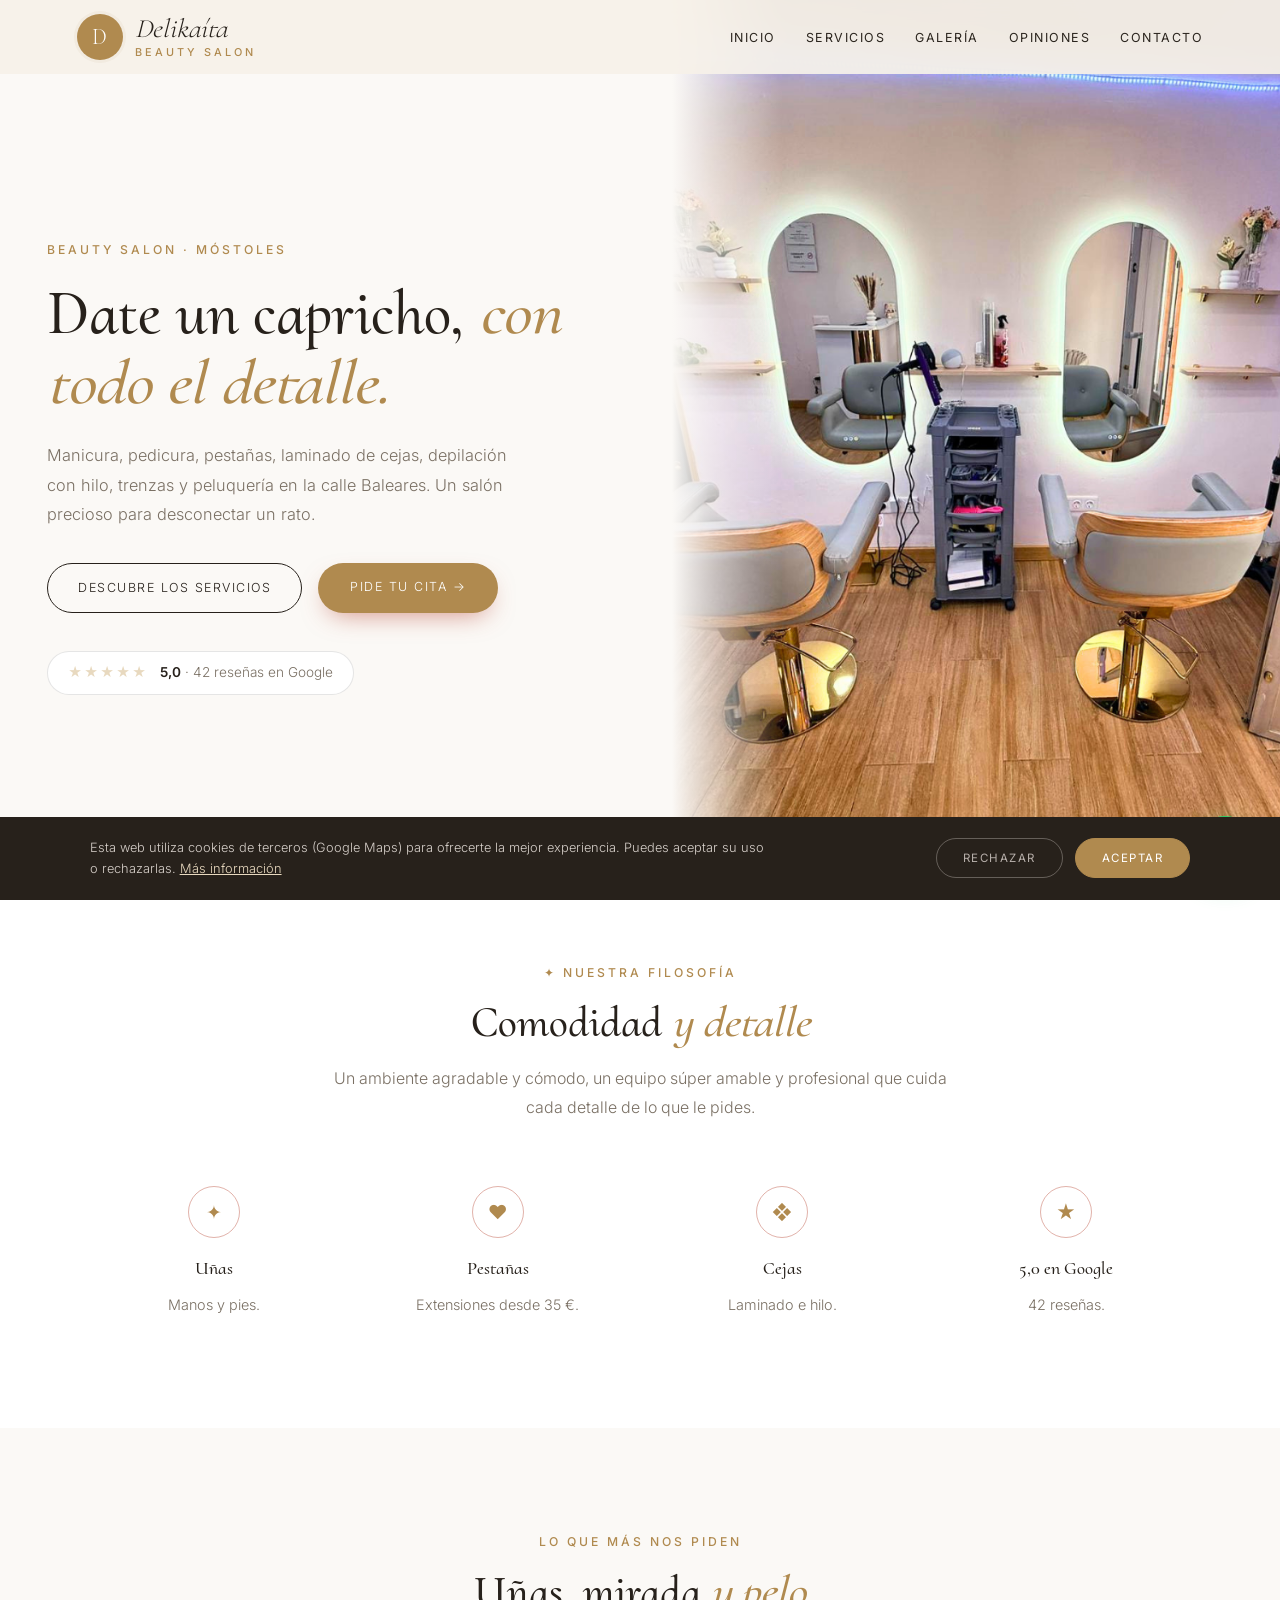
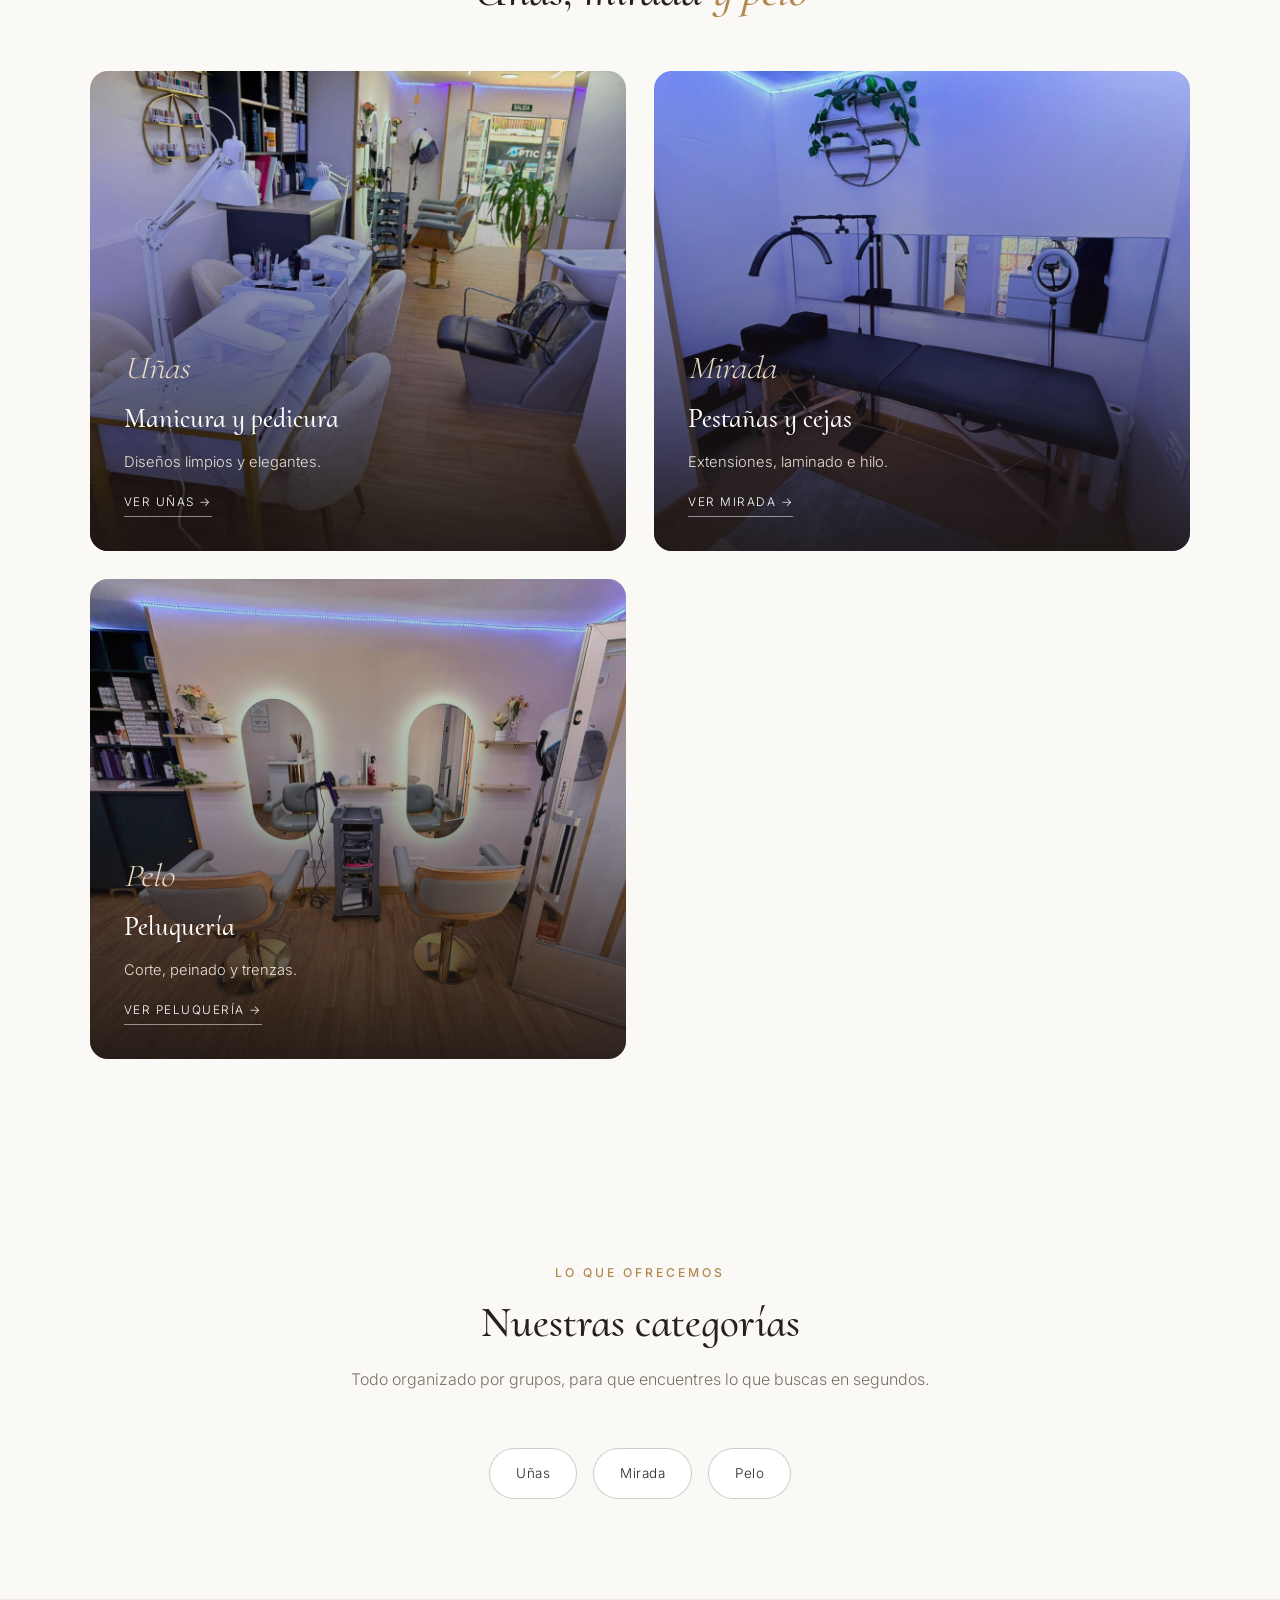
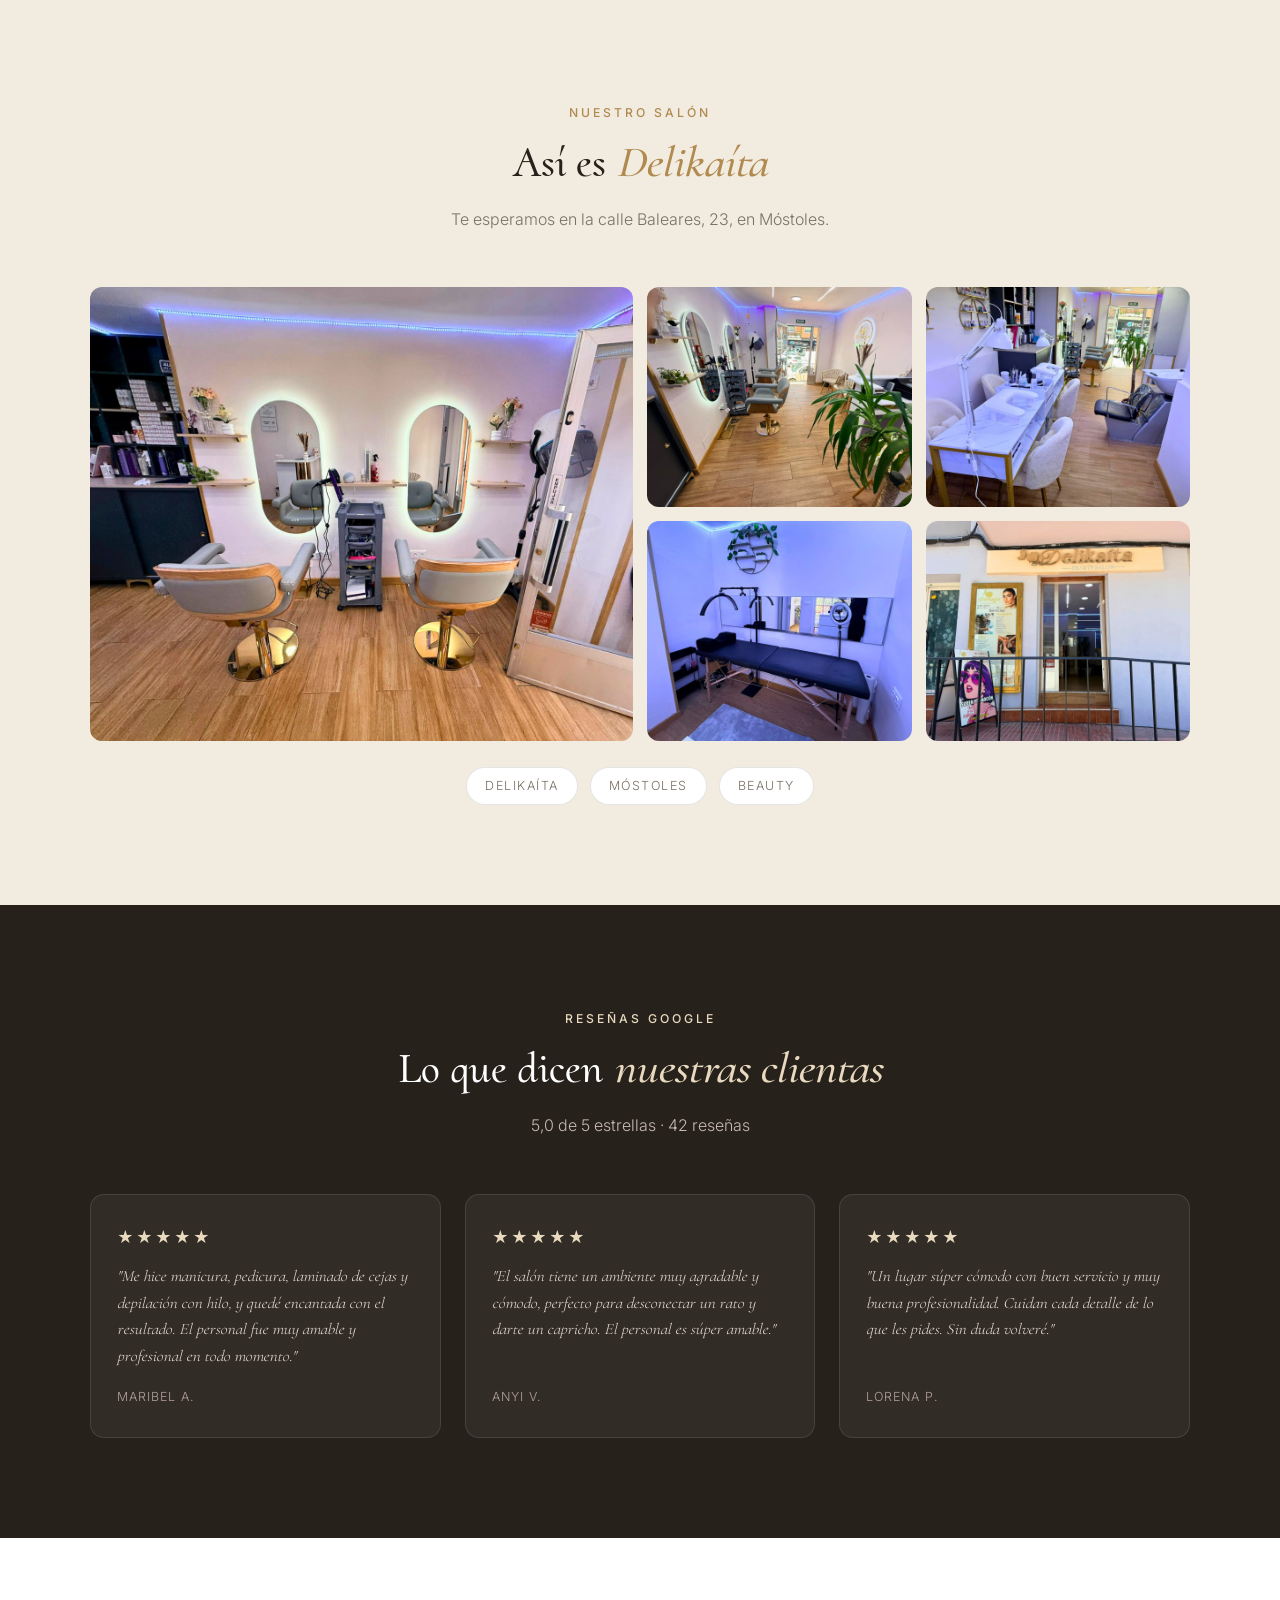
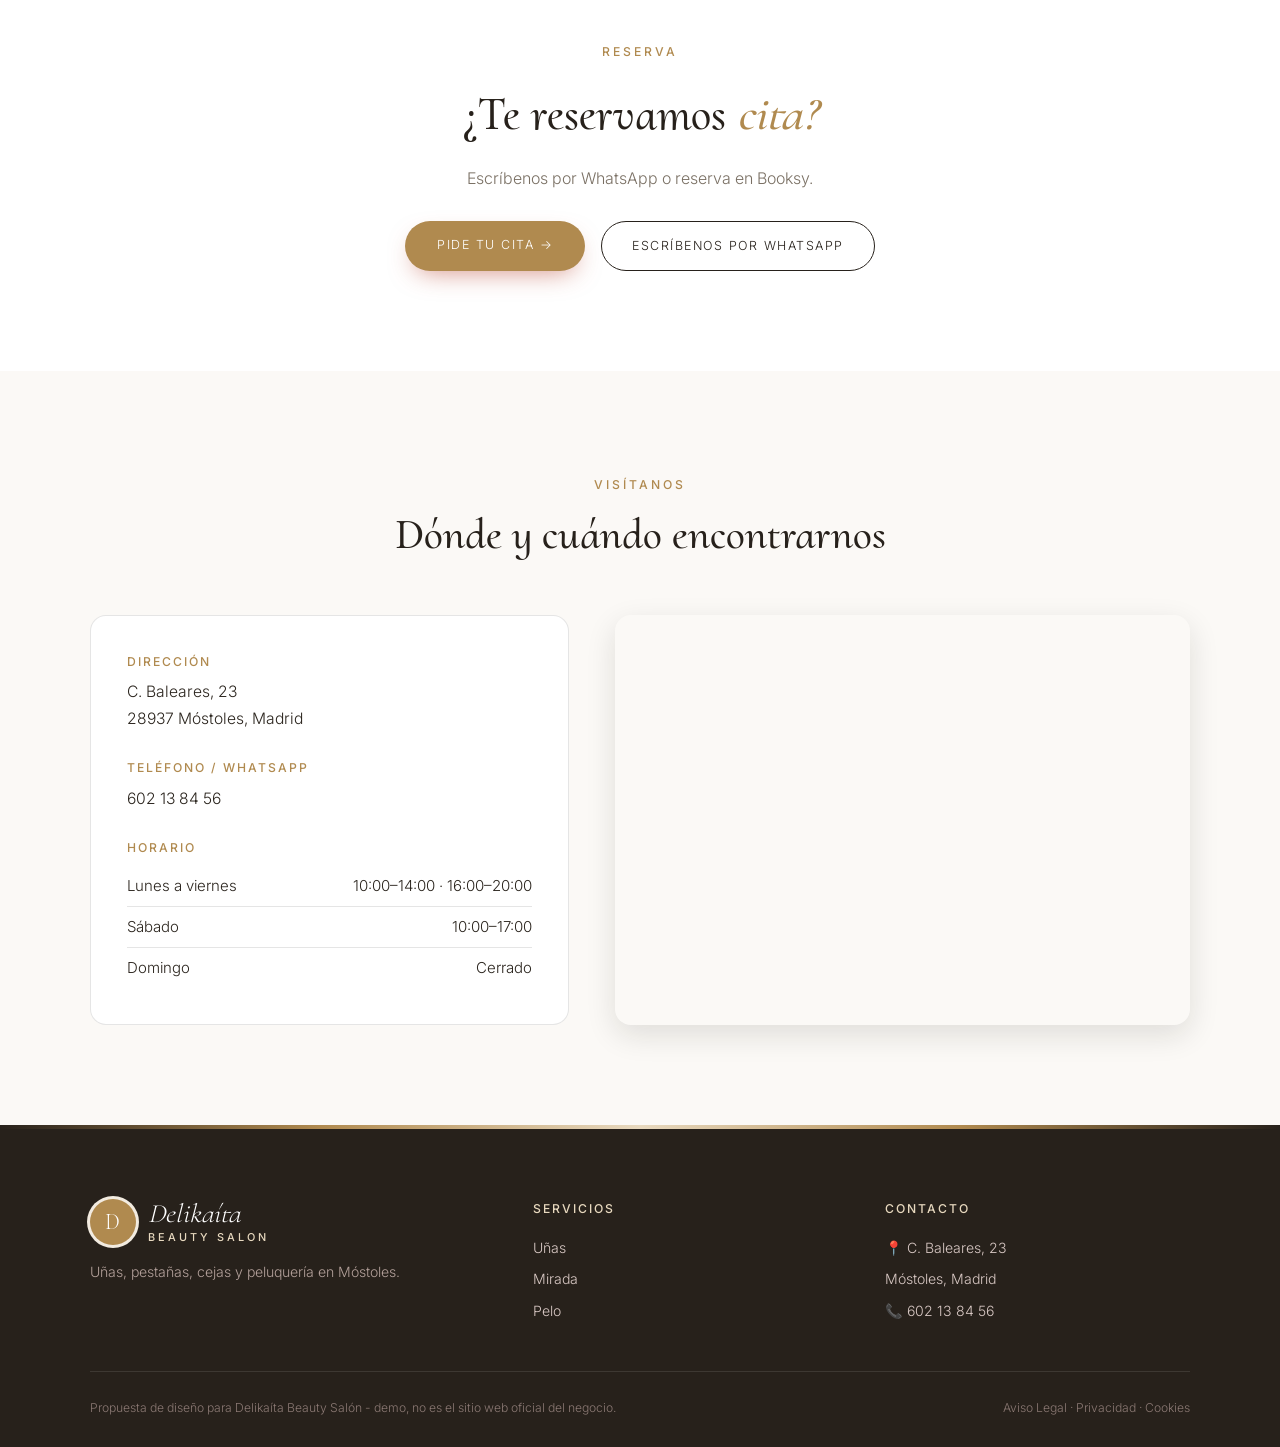
<file: index.html>
<!DOCTYPE html>
<html lang="es">
<head>
<meta charset="UTF-8">
<meta name="viewport" content="width=device-width, initial-scale=1.0">
<title>Delikaíta Beauty Salón — Uñas, pestañas, cejas y peluquería en Móstoles</title>
<meta name="description" content="Delikaíta Beauty Salón, en C. Baleares 23, Móstoles. Manicura, pedicura, extensiones de pestañas desde 35 €, laminado de cejas, depilación con hilo, trenzas y peluquería. 5,0★ con 42 reseñas en Google.">
<meta name="theme-color" content="#27211b">
<meta property="og:title" content="Delikaíta Beauty Salón · Móstoles">
<meta property="og:image" content="maps_02.jpg">

<link rel="preconnect" href="https://fonts.googleapis.com"><link rel="preconnect" href="https://fonts.gstatic.com" crossorigin><link href="https://fonts.googleapis.com/css2?family=Cormorant+Upright:wght@600&family=Inter:wght@300;400;500;600&display=swap" rel="stylesheet">
<link rel="stylesheet" href="styles.css">
</head>
<body>

<header id="header">
  <a href="index.html" class="logo" aria-label="Delikaíta Beauty Salón, inicio"><span class="logo-mark">D</span><span class="logo-text"><span class="script">Delikaíta</span><small>beauty salon</small></span></a>
  <nav id="nav" aria-label="Navegación principal"><ul><li><a href="index.html#inicio">Inicio</a></li><li><a href="servicios.html">Servicios</a></li><li><a href="index.html#galeria">Galería</a></li><li><a href="index.html#opiniones">Opiniones</a></li><li><a href="index.html#contacto">Contacto</a></li></ul></nav><button class="nav-toggle" id="navToggle" aria-label="Abrir menú">☰</button>
</header>

<section class="hero" id="inicio">
  <div class="hero-text">
    <span class="eyebrow">Beauty salon · Móstoles</span>
    <h1>Date un capricho, <em>con todo el detalle.</em></h1>
    <p>Manicura, pedicura, pestañas, laminado de cejas, depilación con hilo, trenzas y peluquería en la calle Baleares. Un salón precioso para desconectar un rato.</p>
    <div class="hero-ctas">
      <a href="servicios.html" class="btn-outline">Descubre los servicios</a>
      <a href="https://wa.me/34602138456?text=Hola%2C%20quiero%20pedir%20cita%20en%20Delika%C3%ADta" class="btn-solid" target="_blank" rel="noopener">Pide tu cita →</a>
    </div>
    <a class="hero-rating" href="https://www.google.com/maps/search/?api=1&query=Delikaita+Beauty+Salon,+C.+Baleares+23,+M%C3%B3stoles" target="_blank" rel="noopener"><span class="stars">★★★★★</span><span><strong>5,0</strong> · 42 reseñas en Google</span></a>
  </div>
  <div class="hero-img"><img src="maps_02.jpg" alt="Tocadores de Delikaíta Beauty Salón" style="object-position:center 50%;"></div>
</section>

<section class="trust">
  <div class="section-head">
    <span class="eyebrow">✦ Nuestra filosofía</span>
    <h2>Comodidad <em>y detalle</em></h2>
    <p>Un ambiente agradable y cómodo, un equipo súper amable y profesional que cuida cada detalle de lo que le pides.</p>
  </div>
  <div class="trust-grid">
    <div class="trust-card"><span class="trust-ic">✦</span><h3>Uñas</h3><p>Manos y pies.</p></div>
    <div class="trust-card"><span class="trust-ic">♥</span><h3>Pestañas</h3><p>Extensiones desde 35 €.</p></div>
    <div class="trust-card"><span class="trust-ic">❖</span><h3>Cejas</h3><p>Laminado e hilo.</p></div>
    <div class="trust-card"><span class="trust-ic">★</span><h3>5,0 en Google</h3><p>42 reseñas.</p></div>
  </div>
</section>

<section class="worlds">
  <div class="section-head">
    <span class="eyebrow">Lo que más nos piden</span>
    <h2>Uñas, mirada <em>y pelo</em></h2>
  </div>
  <div class="worlds-grid">
    <a href="servicios.html#unas" class="world-card"><img src="maps_04.jpg" alt="Manicura y pedicura"><div class="world-text"><span class="script">Uñas</span><h3>Manicura y pedicura</h3><p>Diseños limpios y elegantes.</p><span class="world-link">Ver uñas →</span></div></a>
    <a href="servicios.html#mirada" class="world-card"><img src="maps_03.jpg" alt="Pestañas y cejas"><div class="world-text"><span class="script">Mirada</span><h3>Pestañas y cejas</h3><p>Extensiones, laminado e hilo.</p><span class="world-link">Ver mirada →</span></div></a>
    <a href="servicios.html#pelo" class="world-card"><img src="maps_02.jpg" alt="Peluquería"><div class="world-text"><span class="script">Pelo</span><h3>Peluquería</h3><p>Corte, peinado y trenzas.</p><span class="world-link">Ver peluquería →</span></div></a>
  </div>
</section>

<section>
  <div class="section-head">
    <span class="eyebrow">Lo que ofrecemos</span>
    <h2>Nuestras categorías</h2>
    <p>Todo organizado por grupos, para que encuentres lo que buscas en segundos.</p>
  </div>
  <div class="cat-pills">
    <a href="servicios.html#unas" class="cat-pill">Uñas</a>
    <a href="servicios.html#mirada" class="cat-pill">Mirada</a>
    <a href="servicios.html#pelo" class="cat-pill">Pelo</a>
  </div>
</section>

<section class="gallery-wrap" id="galeria">
  <div class="section-head">
    <span class="eyebrow">Nuestro salón</span>
    <h2>Así es <em>Delikaíta</em></h2>
    <p>Te esperamos en la calle Baleares, 23, en Móstoles.</p>
  </div>
  <div class="gallery">
    <figure class="big"><img src="maps_02.jpg" alt="Tocadores" loading="lazy"></figure>
    <figure><img src="maps_05.jpg" alt="Nuestro salón" loading="lazy"></figure>
    <figure><img src="maps_04.jpg" alt="Zona de manicura" loading="lazy"></figure>
    <figure><img src="maps_03.jpg" alt="Cabina de pestañas" loading="lazy"></figure>
    <figure><img src="maps_01.jpg" alt="Nuestra entrada" loading="lazy"></figure>
  </div>
  <div class="brands"><span>Delikaíta</span><span>Móstoles</span><span>Beauty</span></div>
</section>

<section class="reviews-wrap" id="opiniones">
  <div class="section-head">
    <span class="eyebrow">Reseñas Google</span>
    <h2>Lo que dicen <em>nuestras clientas</em></h2>
    <p>5,0 de 5 estrellas · 42 reseñas</p>
  </div>
  <div class="review-grid">
    <div class="review-card"><div class="stars">★★★★★</div><p>"Me hice manicura, pedicura, laminado de cejas y depilación con hilo, y quedé encantada con el resultado. El personal fue muy amable y profesional en todo momento."</p><cite>Maribel A.</cite></div>
    <div class="review-card"><div class="stars">★★★★★</div><p>"El salón tiene un ambiente muy agradable y cómodo, perfecto para desconectar un rato y darte un capricho. El personal es súper amable."</p><cite>Anyi V.</cite></div>
    <div class="review-card"><div class="stars">★★★★★</div><p>"Un lugar súper cómodo con buen servicio y muy buena profesionalidad. Cuidan cada detalle de lo que les pides. Sin duda volveré."</p><cite>Lorena P.</cite></div>
  </div>
</section>

<section class="cta-section">
  <span class="eyebrow">Reserva</span>
  <h2>¿Te reservamos <em>cita?</em></h2>
  <p>Escríbenos por WhatsApp o reserva en Booksy.</p>
  <div class="cta-row">
    <a href="https://wa.me/34602138456?text=Hola%2C%20quiero%20pedir%20cita%20en%20Delika%C3%ADta" class="btn-solid" target="_blank" rel="noopener">Pide tu cita →</a>
    <a href="https://wa.me/34602138456?text=Hola%2C%20quiero%20pedir%20cita%20en%20Delika%C3%ADta" class="btn-outline" target="_blank" rel="noopener">Escríbenos por WhatsApp</a>
  </div>
</section>

<section class="contact-section" id="contacto">
  <div class="section-head">
    <span class="eyebrow">Visítanos</span>
    <h2>Dónde y cuándo encontrarnos</h2>
  </div>
  <div class="contact-grid">
    <div class="contact-info">
      <div class="contact-block"><h3>Dirección</h3><p>C. Baleares, 23<br>28937 Móstoles, Madrid</p></div>
      <div class="contact-block"><h3>Teléfono / WhatsApp</h3><p><a href="tel:+34602138456">602 13 84 56</a></p></div>
      <div class="contact-block"><h3>Horario</h3><ul class="hours-list"><li><span>Lunes a viernes</span><span>10:00–14:00 · 16:00–20:00</span></li><li><span>Sábado</span><span>10:00–17:00</span></li><li><span>Domingo</span><span>Cerrado</span></li></ul></div>
      
    </div>
    <div class="contact-map">
      <iframe title="Mapa de Delikaíta Beauty Salón" src="https://www.google.com/maps?q=Delikaita+Beauty+Salon,+C.+Baleares+23,+M%C3%B3stoles&output=embed" width="100%" height="100%" style="border:0;" allowfullscreen="" loading="lazy" referrerpolicy="no-referrer-when-downgrade"></iframe>
    </div>
  </div>
</section>

<footer>
  <div class="footer-grid">
    <div class="footer-brand">
      <a href="index.html" class="logo light"><span class="logo-mark">D</span><span class="logo-text"><span class="script">Delikaíta</span><small>beauty salon</small></span></a>
      <p>Uñas, pestañas, cejas y peluquería en Móstoles.</p>
    </div>
    <div><h4>Servicios</h4><ul><li><a href="servicios.html#unas">Uñas</a></li><li><a href="servicios.html#mirada">Mirada</a></li><li><a href="servicios.html#pelo">Pelo</a></li></ul></div>
    <div><h4>Contacto</h4><ul><li>📍 C. Baleares, 23</li><li>Móstoles, Madrid</li><li>📞 <a href="tel:+34602138456">602 13 84 56</a></li></ul></div>
  </div>
  <div class="footer-bottom">
    <span>Propuesta de diseño para Delikaíta Beauty Salón - demo, no es el sitio web oficial del negocio.</span>
    <span><a href="aviso-legal.html">Aviso Legal</a> &middot; <a href="politica-privacidad.html">Privacidad</a> &middot; <a href="politica-cookies.html">Cookies</a></span>
  </div>
</footer>

<div id="cookie-banner" class="cookie-banner"><p>Esta web utiliza cookies de terceros (Google Maps) para ofrecerte la mejor experiencia. Puedes aceptar su uso o rechazarlas. <a href="politica-cookies.html">Más información</a></p><div class="cookie-actions"><button onclick="setCookieChoice('rejected')" class="ck-reject">Rechazar</button><button onclick="setCookieChoice('accepted')" class="ck-accept">Aceptar</button></div></div>
<div class="social-fabs"><a class="wa-fab" href="https://wa.me/34602138456?text=Hola%2C%20quiero%20pedir%20cita%20en%20Delika%C3%ADta" target="_blank" rel="noopener" aria-label="Escribir por WhatsApp"><svg width="28" height="28" viewBox="0 0 24 24" fill="white"><path d="M17.5 14.4c-.3-.1-1.8-.9-2-1s-.5-.1-.7.1-.8 1-.9 1.2-.3.2-.6.1a8.2 8.2 0 0 1-2.4-1.5 9 9 0 0 1-1.7-2.1c-.2-.3 0-.5.1-.6l.4-.5.3-.5v-.5l-.9-2.2c-.2-.6-.5-.5-.7-.5h-.6a1.1 1.1 0 0 0-.8.4 3.4 3.4 0 0 0-1 2.5 5.9 5.9 0 0 0 1.2 3.1 13.5 13.5 0 0 0 5.2 4.6c2.6 1 2.6.7 3.1.6a2.6 2.6 0 0 0 1.7-1.2 2.1 2.1 0 0 0 .2-1.2c-.1-.1-.3-.2-.6-.3ZM12 21.8a9.8 9.8 0 0 1-5-1.4l-.4-.2-3.7 1 1-3.6-.2-.4A9.8 9.8 0 1 1 12 21.8Zm8.4-18.3A11.8 11.8 0 0 0 1.8 17.7L.2 23.8l6.3-1.6a11.8 11.8 0 0 0 5.6 1.4A11.8 11.8 0 0 0 20.4 3.5Z"/></svg></a></div>
<script src="main.js"></script>
</body>
</html>
</file>
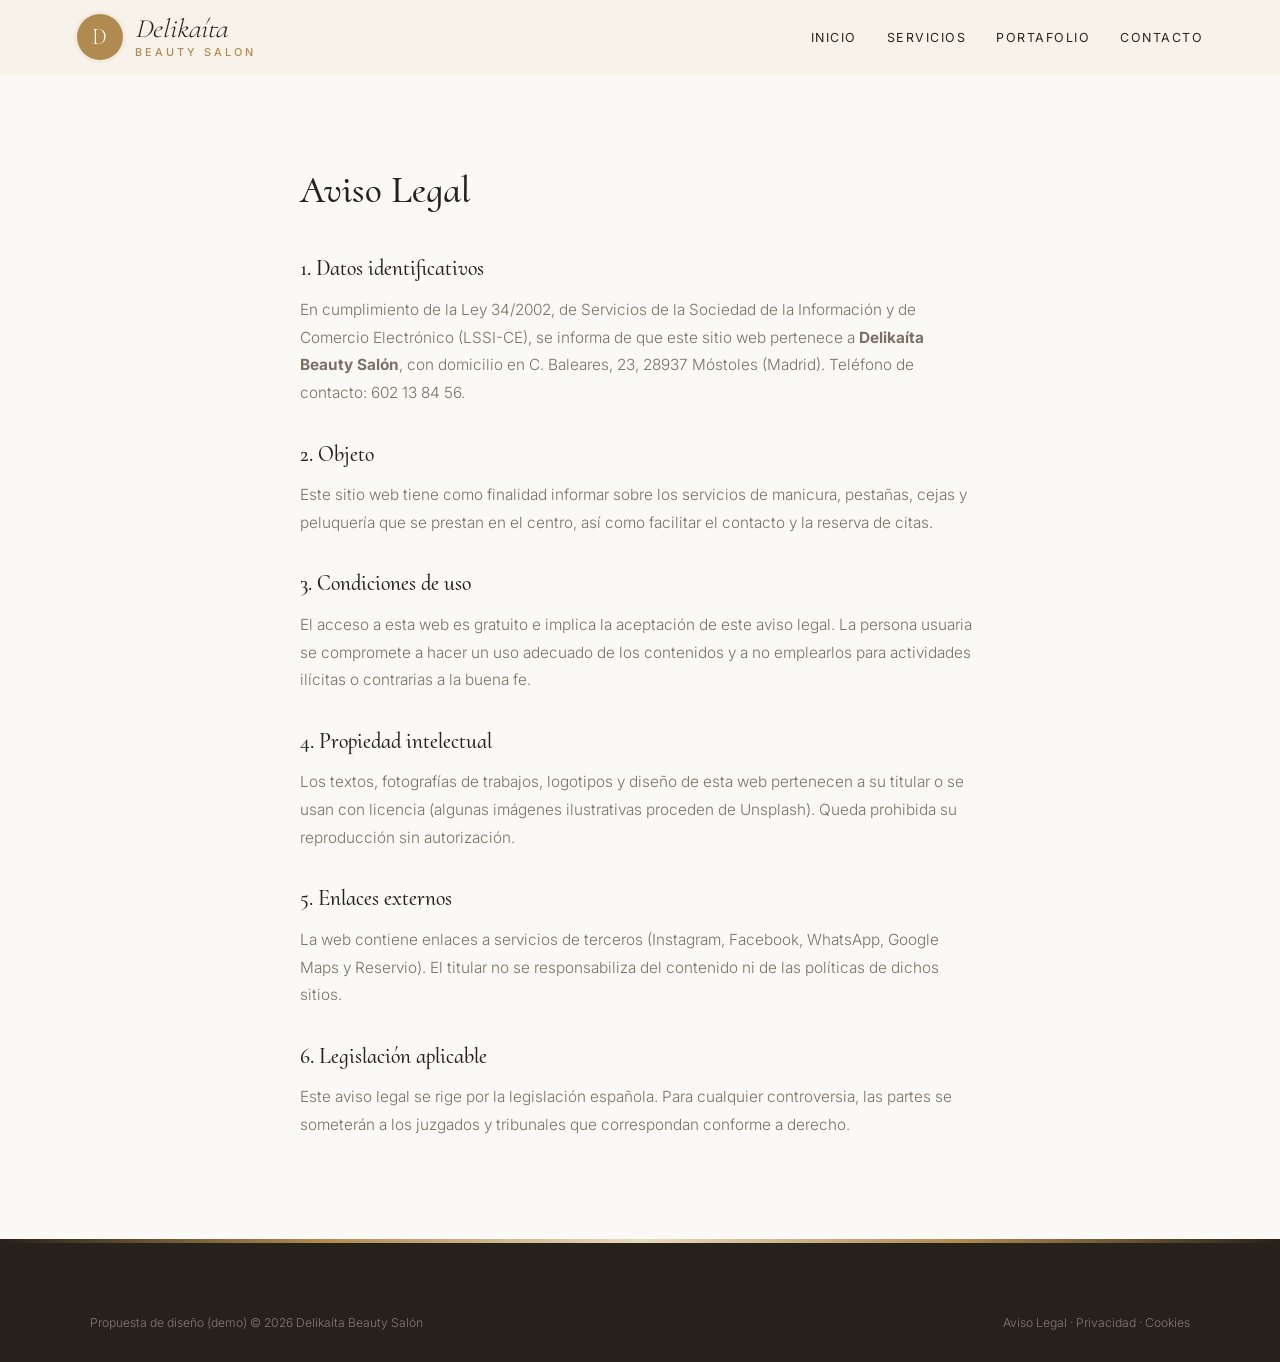
<file: aviso-legal.html>
<!DOCTYPE html>
<html lang="es">
<head>
<meta charset="UTF-8">
<meta name="viewport" content="width=device-width, initial-scale=1.0">
<title>Aviso Legal — Delikaíta Beauty Salón</title>
<meta name="robots" content="noindex">

<link rel="preconnect" href="https://fonts.googleapis.com">
<link href="https://fonts.googleapis.com/css2?family=Cormorant+Upright:wght@600&family=Inter:wght@300;400;500;600&display=swap" rel="stylesheet">
<link rel="stylesheet" href="styles.css">
</head>
<body>
<header id="header" class="scrolled">
  <a href="index.html" class="logo" aria-label="Delikaíta Beauty Salón, inicio">
    <span class="logo-mark">D</span>
    <span class="logo-text"><span class="script">Delikaíta</span><small>beauty salon</small></span>
  </a>
  <nav id="nav" aria-label="Navegación principal">
    <ul>
      <li><a href="index.html#inicio">Inicio</a></li>
      <li><a href="servicios.html">Servicios</a></li>
      <li><a href="portafolio.html">Portafolio</a></li>
      <li><a href="index.html#contacto">Contacto</a></li>
    </ul>
  </nav>
  <button class="nav-toggle" id="navToggle" aria-label="Abrir menú">☰</button>
</header>
<main class="legal"><h1>Aviso Legal</h1>
<h2>1. Datos identificativos</h2>
<p>En cumplimiento de la Ley 34/2002, de Servicios de la Sociedad de la Información y de Comercio Electrónico (LSSI-CE), se informa de que este sitio web pertenece a <strong>Delikaíta Beauty Salón</strong>, con domicilio en C. Baleares, 23, 28937 Móstoles (Madrid). Teléfono de contacto: 602 13 84 56.</p>
<h2>2. Objeto</h2>
<p>Este sitio web tiene como finalidad informar sobre los servicios de manicura, pestañas, cejas y peluquería que se prestan en el centro, así como facilitar el contacto y la reserva de citas.</p>
<h2>3. Condiciones de uso</h2>
<p>El acceso a esta web es gratuito e implica la aceptación de este aviso legal. La persona usuaria se compromete a hacer un uso adecuado de los contenidos y a no emplearlos para actividades ilícitas o contrarias a la buena fe.</p>
<h2>4. Propiedad intelectual</h2>
<p>Los textos, fotografías de trabajos, logotipos y diseño de esta web pertenecen a su titular o se usan con licencia (algunas imágenes ilustrativas proceden de Unsplash). Queda prohibida su reproducción sin autorización.</p>
<h2>5. Enlaces externos</h2>
<p>La web contiene enlaces a servicios de terceros (Instagram, Facebook, WhatsApp, Google Maps y Reservio). El titular no se responsabiliza del contenido ni de las políticas de dichos sitios.</p>
<h2>6. Legislación aplicable</h2>
<p>Este aviso legal se rige por la legislación española. Para cualquier controversia, las partes se someterán a los juzgados y tribunales que correspondan conforme a derecho.</p></main>
<footer>
  <div class="footer-bottom" style="margin-top:0">
    <span>Propuesta de diseño (demo) © 2026 Delikaíta Beauty Salón</span>
    <span><a href="aviso-legal.html">Aviso Legal</a> &middot; <a href="politica-privacidad.html">Privacidad</a> &middot; <a href="politica-cookies.html">Cookies</a></span>
  </div>
</footer>
<script src="main.js"></script>
</body>
</html>
</file>
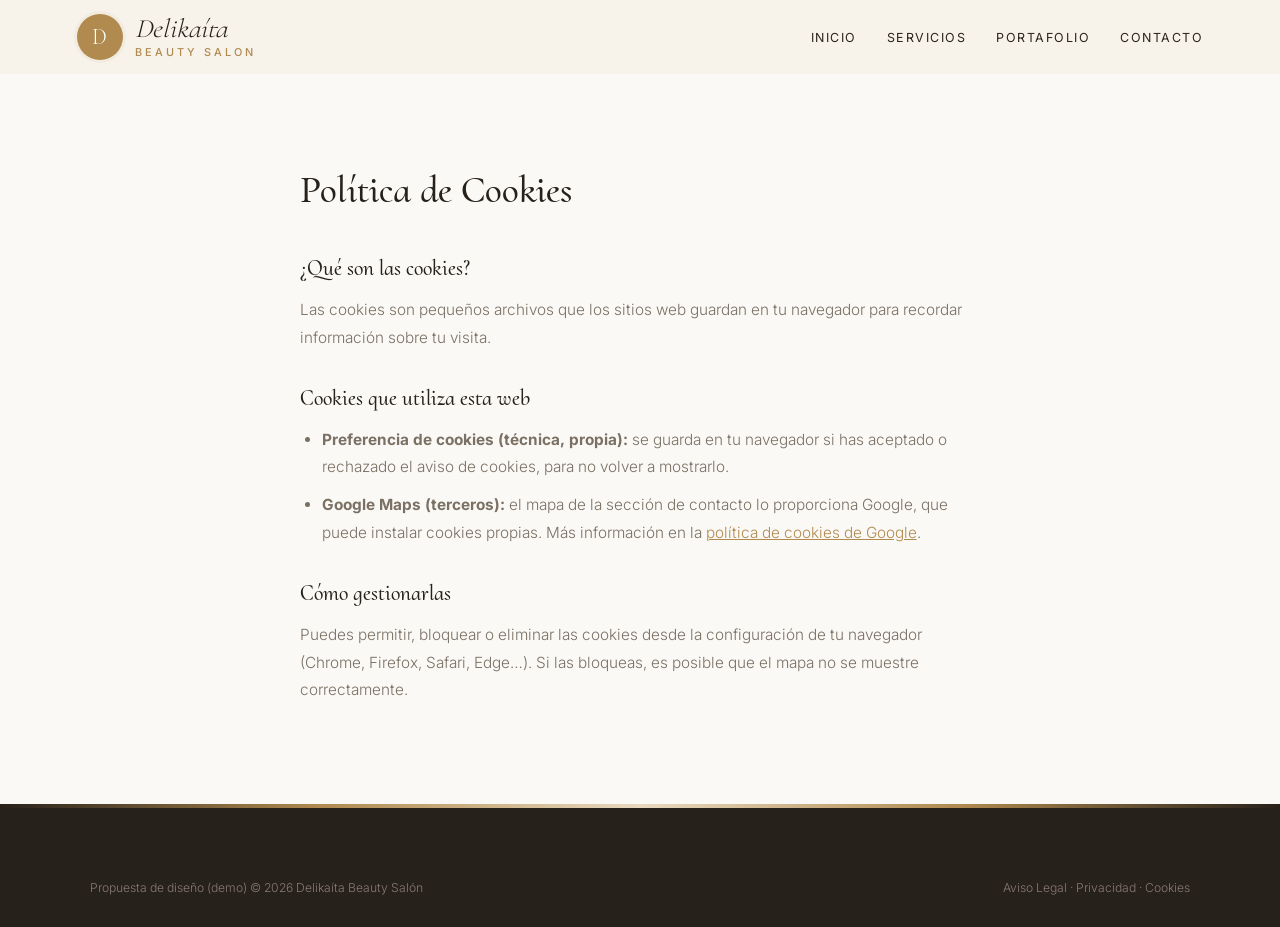
<file: politica-cookies.html>
<!DOCTYPE html>
<html lang="es">
<head>
<meta charset="UTF-8">
<meta name="viewport" content="width=device-width, initial-scale=1.0">
<title>Política de Cookies — Delikaíta Beauty Salón</title>
<meta name="robots" content="noindex">

<link rel="preconnect" href="https://fonts.googleapis.com">
<link href="https://fonts.googleapis.com/css2?family=Cormorant+Upright:wght@600&family=Inter:wght@300;400;500;600&display=swap" rel="stylesheet">
<link rel="stylesheet" href="styles.css">
</head>
<body>
<header id="header" class="scrolled">
  <a href="index.html" class="logo" aria-label="Delikaíta Beauty Salón, inicio">
    <span class="logo-mark">D</span>
    <span class="logo-text"><span class="script">Delikaíta</span><small>beauty salon</small></span>
  </a>
  <nav id="nav" aria-label="Navegación principal">
    <ul>
      <li><a href="index.html#inicio">Inicio</a></li>
      <li><a href="servicios.html">Servicios</a></li>
      <li><a href="portafolio.html">Portafolio</a></li>
      <li><a href="index.html#contacto">Contacto</a></li>
    </ul>
  </nav>
  <button class="nav-toggle" id="navToggle" aria-label="Abrir menú">☰</button>
</header>
<main class="legal"><h1>Política de Cookies</h1>
<h2>¿Qué son las cookies?</h2>
<p>Las cookies son pequeños archivos que los sitios web guardan en tu navegador para recordar información sobre tu visita.</p>
<h2>Cookies que utiliza esta web</h2>
<ul>
<li><strong>Preferencia de cookies (técnica, propia):</strong> se guarda en tu navegador si has aceptado o rechazado el aviso de cookies, para no volver a mostrarlo.</li>
<li><strong>Google Maps (terceros):</strong> el mapa de la sección de contacto lo proporciona Google, que puede instalar cookies propias. Más información en la <a href="https://policies.google.com/technologies/cookies" target="_blank" rel="noopener">política de cookies de Google</a>.</li>
</ul>
<h2>Cómo gestionarlas</h2>
<p>Puedes permitir, bloquear o eliminar las cookies desde la configuración de tu navegador (Chrome, Firefox, Safari, Edge…). Si las bloqueas, es posible que el mapa no se muestre correctamente.</p></main>
<footer>
  <div class="footer-bottom" style="margin-top:0">
    <span>Propuesta de diseño (demo) © 2026 Delikaíta Beauty Salón</span>
    <span><a href="aviso-legal.html">Aviso Legal</a> &middot; <a href="politica-privacidad.html">Privacidad</a> &middot; <a href="politica-cookies.html">Cookies</a></span>
  </div>
</footer>
<script src="main.js"></script>
</body>
</html>
</file>
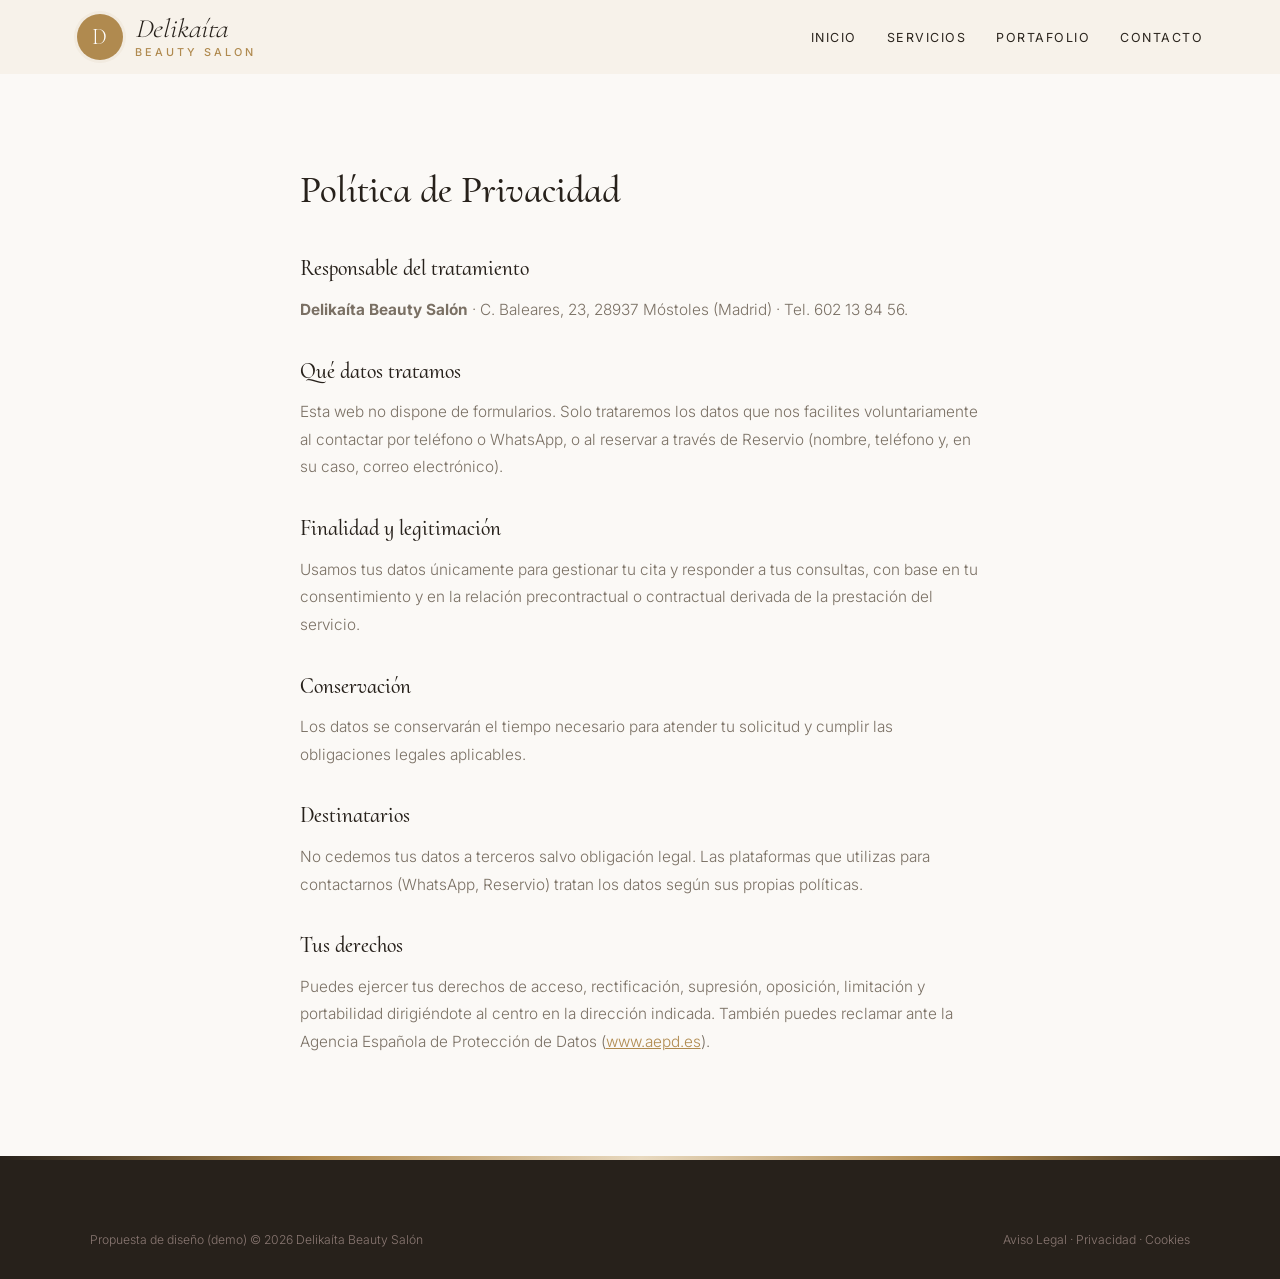
<file: politica-privacidad.html>
<!DOCTYPE html>
<html lang="es">
<head>
<meta charset="UTF-8">
<meta name="viewport" content="width=device-width, initial-scale=1.0">
<title>Política de Privacidad — Delikaíta Beauty Salón</title>
<meta name="robots" content="noindex">

<link rel="preconnect" href="https://fonts.googleapis.com">
<link href="https://fonts.googleapis.com/css2?family=Cormorant+Upright:wght@600&family=Inter:wght@300;400;500;600&display=swap" rel="stylesheet">
<link rel="stylesheet" href="styles.css">
</head>
<body>
<header id="header" class="scrolled">
  <a href="index.html" class="logo" aria-label="Delikaíta Beauty Salón, inicio">
    <span class="logo-mark">D</span>
    <span class="logo-text"><span class="script">Delikaíta</span><small>beauty salon</small></span>
  </a>
  <nav id="nav" aria-label="Navegación principal">
    <ul>
      <li><a href="index.html#inicio">Inicio</a></li>
      <li><a href="servicios.html">Servicios</a></li>
      <li><a href="portafolio.html">Portafolio</a></li>
      <li><a href="index.html#contacto">Contacto</a></li>
    </ul>
  </nav>
  <button class="nav-toggle" id="navToggle" aria-label="Abrir menú">☰</button>
</header>
<main class="legal"><h1>Política de Privacidad</h1>
<h2>Responsable del tratamiento</h2>
<p><strong>Delikaíta Beauty Salón</strong> · C. Baleares, 23, 28937 Móstoles (Madrid) · Tel. 602 13 84 56.</p>
<h2>Qué datos tratamos</h2>
<p>Esta web no dispone de formularios. Solo trataremos los datos que nos facilites voluntariamente al contactar por teléfono o WhatsApp, o al reservar a través de Reservio (nombre, teléfono y, en su caso, correo electrónico).</p>
<h2>Finalidad y legitimación</h2>
<p>Usamos tus datos únicamente para gestionar tu cita y responder a tus consultas, con base en tu consentimiento y en la relación precontractual o contractual derivada de la prestación del servicio.</p>
<h2>Conservación</h2>
<p>Los datos se conservarán el tiempo necesario para atender tu solicitud y cumplir las obligaciones legales aplicables.</p>
<h2>Destinatarios</h2>
<p>No cedemos tus datos a terceros salvo obligación legal. Las plataformas que utilizas para contactarnos (WhatsApp, Reservio) tratan los datos según sus propias políticas.</p>
<h2>Tus derechos</h2>
<p>Puedes ejercer tus derechos de acceso, rectificación, supresión, oposición, limitación y portabilidad dirigiéndote al centro en la dirección indicada. También puedes reclamar ante la Agencia Española de Protección de Datos (<a href="https://www.aepd.es" target="_blank" rel="noopener">www.aepd.es</a>).</p></main>
<footer>
  <div class="footer-bottom" style="margin-top:0">
    <span>Propuesta de diseño (demo) © 2026 Delikaíta Beauty Salón</span>
    <span><a href="aviso-legal.html">Aviso Legal</a> &middot; <a href="politica-privacidad.html">Privacidad</a> &middot; <a href="politica-cookies.html">Cookies</a></span>
  </div>
</footer>
<script src="main.js"></script>
</body>
</html>
</file>
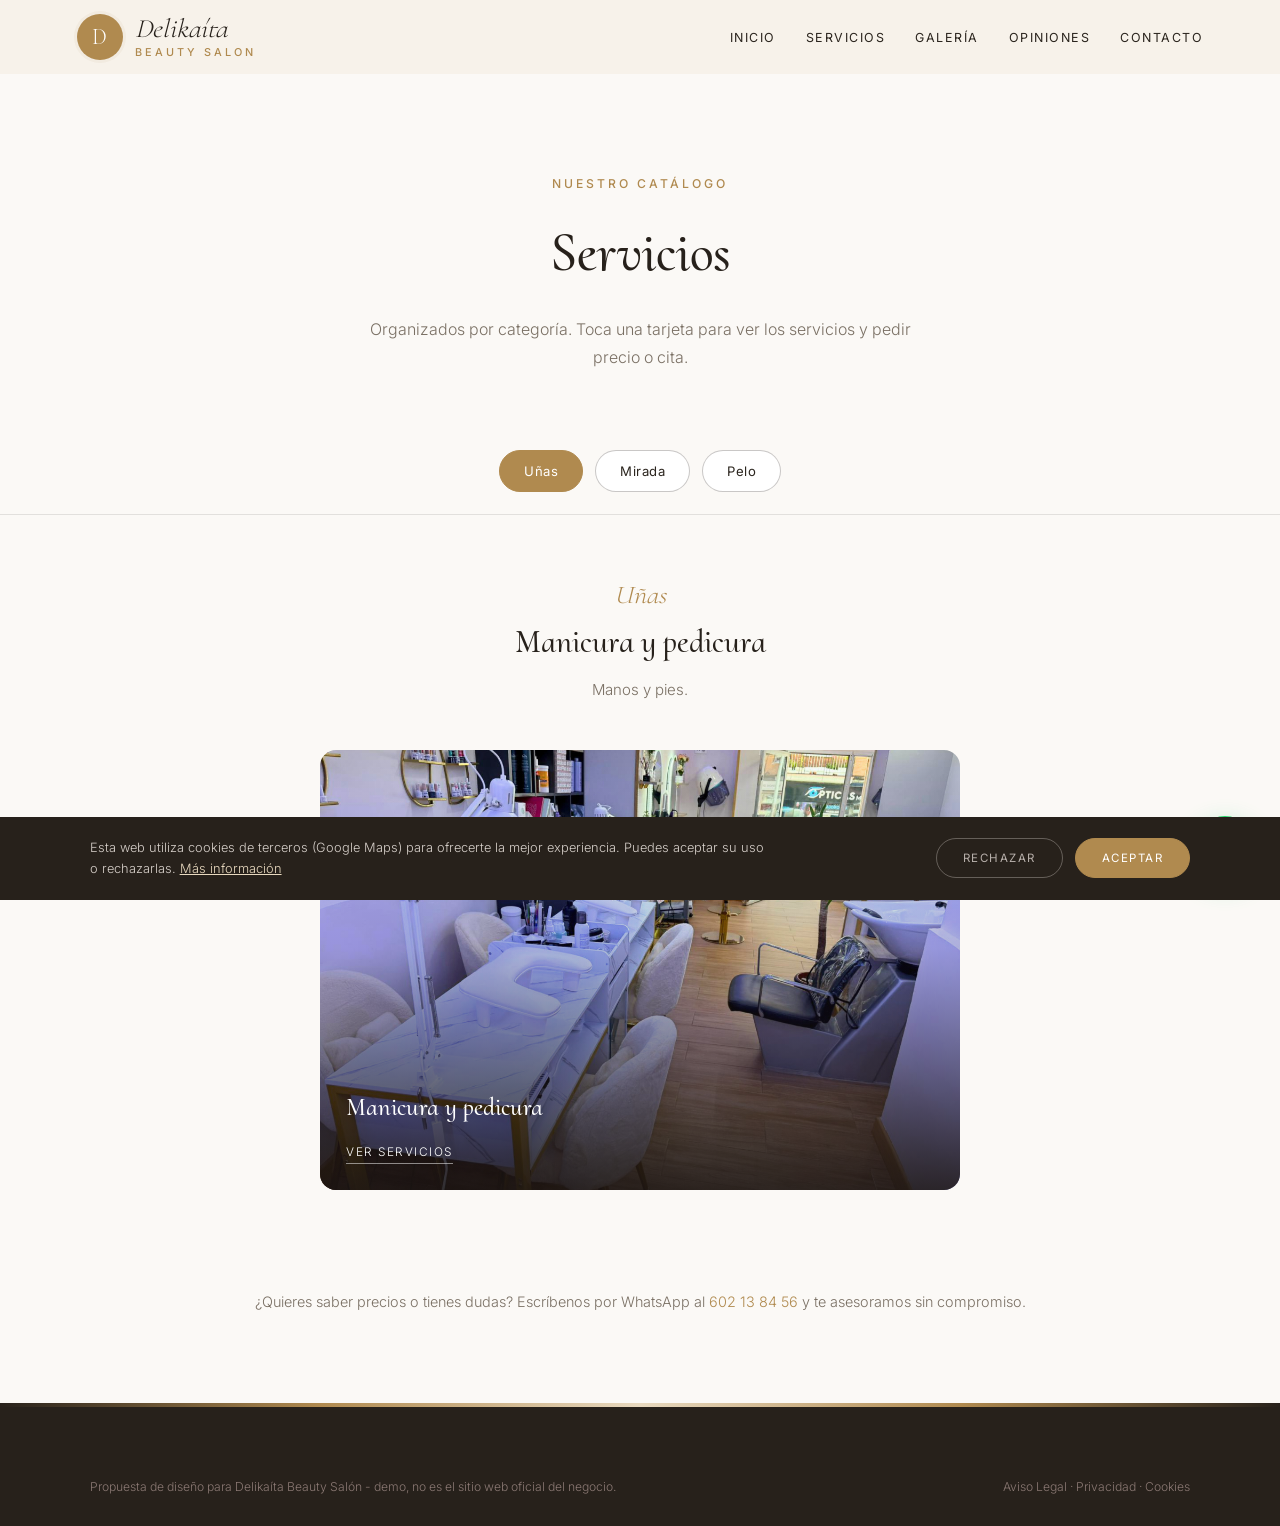
<file: servicios.html>
<!DOCTYPE html>
<html lang="es">
<head>
<meta charset="UTF-8">
<meta name="viewport" content="width=device-width, initial-scale=1.0">
<title>Servicios — Delikaíta Beauty Salón · Móstoles</title>
<meta name="description" content="Servicios de Delikaíta Beauty Salón en Móstoles.">

<link rel="preconnect" href="https://fonts.googleapis.com"><link rel="preconnect" href="https://fonts.gstatic.com" crossorigin><link href="https://fonts.googleapis.com/css2?family=Cormorant+Upright:wght@600&family=Inter:wght@300;400;500;600&display=swap" rel="stylesheet">
<link rel="stylesheet" href="styles.css">
</head>
<body>

<header id="header" class="scrolled">
  <a href="index.html" class="logo" aria-label="Delikaíta Beauty Salón, inicio"><span class="logo-mark">D</span><span class="logo-text"><span class="script">Delikaíta</span><small>beauty salon</small></span></a>
  <nav id="nav" aria-label="Navegación principal"><ul><li><a href="index.html#inicio">Inicio</a></li><li><a href="servicios.html">Servicios</a></li><li><a href="index.html#galeria">Galería</a></li><li><a href="index.html#opiniones">Opiniones</a></li><li><a href="index.html#contacto">Contacto</a></li></ul></nav><button class="nav-toggle" id="navToggle" aria-label="Abrir menú">☰</button>
</header>

<div class="page-hero">
  <span class="eyebrow">Nuestro catálogo</span>
  <h1>Servicios</h1>
  <p>Organizados por categoría. Toca una tarjeta para ver los servicios y pedir precio o cita.</p>
</div>

<div class="tabs">
  <button class="tab-btn active" data-tab="unas">Uñas</button>
  <button class="tab-btn" data-tab="mirada">Mirada</button>
  <button class="tab-btn" data-tab="pelo">Pelo</button>
  
</div>

<div class="tab-panel active" id="unas">
  <div class="tab-intro"><span class="script">Uñas</span><h2>Manicura y pedicura</h2><p>Manos y pies.</p></div>
  <div class="cat-grid single">
    <div class="cat-card" onclick="openModal('unas')"><img src="maps_04.jpg" alt="Manicura y pedicura" loading="lazy"><div class="cat-card-text"><h3>Manicura y pedicura</h3><span>Ver servicios</span></div></div>
  </div>
</div>

<div class="tab-panel" id="mirada">
  <div class="tab-intro"><span class="script">Mirada</span><h2>Pestañas y cejas</h2><p>Mirada perfecta.</p></div>
  <div class="cat-grid single">
    <div class="cat-card" onclick="openModal('mirada')"><img src="maps_03.jpg" alt="Pestañas y cejas" loading="lazy"><div class="cat-card-text"><h3>Pestañas y cejas</h3><span>Ver servicios</span></div></div>
  </div>
</div>

<div class="tab-panel" id="pelo">
  <div class="tab-intro"><span class="script">Pelo</span><h2>Peluquería</h2><p>Pelo cuidado.</p></div>
  <div class="cat-grid single">
    <div class="cat-card" onclick="openModal('pelo')"><img src="maps_02.jpg" alt="Peluquería" loading="lazy"><div class="cat-card-text"><h3>Peluquería</h3><span>Ver servicios</span></div></div>
  </div>
</div>


<p class="services-note">¿Quieres saber precios o tienes dudas? Escríbenos por WhatsApp al <a href="https://wa.me/34602138456" target="_blank" rel="noopener" style="color:var(--red)">602 13 84 56</a> y te asesoramos sin compromiso.</p>

<div class="modal-overlay" id="modal-unas"><div class="modal">
  <button class="modal-close" onclick="closeModal('unas')" aria-label="Cerrar">×</button>
  <h3>Manicura y pedicura</h3><p class="modal-sub">Uñas</p>
  <div class="svc-row"><div><div class="svc-name">M</div><span class="svc-desc">a</span></div><div class="svc-price">Consultar</div></div>
  <div class="svc-row"><div><div class="svc-name">P</div><span class="svc-desc">e</span></div><div class="svc-price">Consultar</div></div>
  <div class="svc-row"><div><div class="svc-name">P</div><span class="svc-desc">r</span></div><div class="svc-price">Consultar</div></div>
  <div class="svc-row"><div><div class="svc-name">D</div><span class="svc-desc">i</span></div><div class="svc-price">Consultar</div></div>
  <a class="modal-cta alt" href="https://wa.me/34602138456?text=Hola%2C%20quiero%20informaci%C3%B3n%20sobre%20manicura%20y%20pedicura" target="_blank" rel="noopener">Pedir cita por WhatsApp</a>
</div></div>

<div class="modal-overlay" id="modal-mirada"><div class="modal">
  <button class="modal-close" onclick="closeModal('mirada')" aria-label="Cerrar">×</button>
  <h3>Pestañas y cejas</h3><p class="modal-sub">Mirada</p>
  <div class="svc-row"><div><div class="svc-name">E</div><span class="svc-desc">x</span></div><div class="svc-price">Consultar</div></div>
  <div class="svc-row"><div><div class="svc-name">L</div><span class="svc-desc">a</span></div><div class="svc-price">Consultar</div></div>
  <div class="svc-row"><div><div class="svc-name">D</div><span class="svc-desc">e</span></div><div class="svc-price">Consultar</div></div>
  <a class="modal-cta alt" href="https://wa.me/34602138456?text=Hola%2C%20quiero%20informaci%C3%B3n%20sobre%20pesta%C3%B1as%20y%20cejas" target="_blank" rel="noopener">Pedir cita por WhatsApp</a>
</div></div>

<div class="modal-overlay" id="modal-pelo"><div class="modal">
  <button class="modal-close" onclick="closeModal('pelo')" aria-label="Cerrar">×</button>
  <h3>Peluquería</h3><p class="modal-sub">Pelo</p>
  <div class="svc-row"><div><div class="svc-name">C</div><span class="svc-desc">o</span></div><div class="svc-price">Consultar</div></div>
  <div class="svc-row"><div><div class="svc-name">L</div><span class="svc-desc">a</span></div><div class="svc-price">Consultar</div></div>
  <div class="svc-row"><div><div class="svc-name">T</div><span class="svc-desc">r</span></div><div class="svc-price">Consultar</div></div>
  <a class="modal-cta alt" href="https://wa.me/34602138456?text=Hola%2C%20quiero%20informaci%C3%B3n%20sobre%20peluquer%C3%ADa" target="_blank" rel="noopener">Pedir cita por WhatsApp</a>
</div></div>


<footer>
  <div class="footer-bottom" style="margin-top:0">
    <span>Propuesta de diseño para Delikaíta Beauty Salón - demo, no es el sitio web oficial del negocio.</span>
    <span><a href="aviso-legal.html">Aviso Legal</a> &middot; <a href="politica-privacidad.html">Privacidad</a> &middot; <a href="politica-cookies.html">Cookies</a></span>
  </div>
</footer>

<div id="cookie-banner" class="cookie-banner"><p>Esta web utiliza cookies de terceros (Google Maps) para ofrecerte la mejor experiencia. Puedes aceptar su uso o rechazarlas. <a href="politica-cookies.html">Más información</a></p><div class="cookie-actions"><button onclick="setCookieChoice('rejected')" class="ck-reject">Rechazar</button><button onclick="setCookieChoice('accepted')" class="ck-accept">Aceptar</button></div></div>
<div class="social-fabs"><a class="wa-fab" href="https://wa.me/34602138456?text=Hola%2C%20quiero%20pedir%20cita%20en%20Delika%C3%ADta" target="_blank" rel="noopener" aria-label="Escribir por WhatsApp"><svg width="28" height="28" viewBox="0 0 24 24" fill="white"><path d="M17.5 14.4c-.3-.1-1.8-.9-2-1s-.5-.1-.7.1-.8 1-.9 1.2-.3.2-.6.1a8.2 8.2 0 0 1-2.4-1.5 9 9 0 0 1-1.7-2.1c-.2-.3 0-.5.1-.6l.4-.5.3-.5v-.5l-.9-2.2c-.2-.6-.5-.5-.7-.5h-.6a1.1 1.1 0 0 0-.8.4 3.4 3.4 0 0 0-1 2.5 5.9 5.9 0 0 0 1.2 3.1 13.5 13.5 0 0 0 5.2 4.6c2.6 1 2.6.7 3.1.6a2.6 2.6 0 0 0 1.7-1.2 2.1 2.1 0 0 0 .2-1.2c-.1-.1-.3-.2-.6-.3ZM12 21.8a9.8 9.8 0 0 1-5-1.4l-.4-.2-3.7 1 1-3.6-.2-.4A9.8 9.8 0 1 1 12 21.8Zm8.4-18.3A11.8 11.8 0 0 0 1.8 17.7L.2 23.8l6.3-1.6a11.8 11.8 0 0 0 5.6 1.4A11.8 11.8 0 0 0 20.4 3.5Z"/></svg></a></div>
<script src="main.js"></script>
</body>
</html>
</file>
<file: styles.css>
:root{
  --cream:#fbf9f6; --paper:#ffffff; --tint:#f2ebe0; --ink:#2b251e; --dark:#27211b; --muted:#7a7064;
  --red:#b08a4f; --red-dark:#8b6c3c; --teal:#b08a4f; --gold:#e8d9bf; --line:rgba(0,0,0,.1);
  --brand-gradient:linear-gradient(90deg,#27211b,#b08a4f,#e8d9bf,#b08a4f,#27211b);
}
*{margin:0;padding:0;box-sizing:border-box;}
html{scroll-behavior:smooth;}
body{font-family:'Inter',sans-serif;background:var(--cream);color:var(--ink);overflow-x:hidden;font-weight:300;line-height:1.6;}
a{text-decoration:none;color:inherit;}
h1,h2,h3{font-family:'Cormorant Upright',serif;font-weight:500;}
h1 em,h2 em{font-style:italic;color:var(--red);}
img{max-width:100%;display:block;}
.script{font-family:'Cormorant Upright',serif;font-style:italic;}

/* HEADER */
header{position:fixed;top:0;left:0;right:0;z-index:100;display:flex;justify-content:space-between;align-items:center;padding:14px 6%;background:rgba(247,241,233,.92);backdrop-filter:blur(10px);-webkit-backdrop-filter:blur(10px);transition:box-shadow .3s,padding .3s;}
header.scrolled{box-shadow:0 2px 24px rgba(28,22,20,.1);padding:8px 6%;}
.logo{display:flex;align-items:center;gap:12px;color:var(--dark);}
.logo-badge{width:58px;height:58px;border-radius:50%;object-fit:cover;box-shadow:0 0 0 2px var(--gold),0 6px 16px rgba(28,22,20,.15);transition:width .3s,height .3s;}
header.scrolled .logo-badge{width:46px;height:46px;}
.logo-text{display:flex;flex-direction:column;line-height:1;}
.logo-text .script{font-size:1.65rem;color:var(--dark);}
.logo-text small{font-size:.68rem;letter-spacing:3px;text-transform:uppercase;color:var(--red);margin-top:4px;font-weight:500;}
.logo.light .logo-text .script{color:#fff;}
.logo.light .logo-text small{color:var(--gold);}
nav ul{list-style:none;display:flex;gap:30px;}
nav a{font-size:.78rem;letter-spacing:1.5px;text-transform:uppercase;font-weight:400;position:relative;padding:4px 0;}
nav a::after{content:"";position:absolute;left:0;bottom:-2px;height:1px;width:100%;background:var(--red);transform:scaleX(0);transform-origin:right;transition:transform .3s;}
nav a:hover::after{transform:scaleX(1);transform-origin:left;}
.nav-toggle{display:none;font-size:1.6rem;background:none;border:none;color:var(--dark);cursor:pointer;}

/* BOTONES */
.btn-outline{display:inline-block;border:1px solid var(--dark);color:var(--dark);padding:14px 30px;font-size:.78rem;letter-spacing:1.5px;text-transform:uppercase;border-radius:40px;transition:all .25s;}
.btn-outline:hover{background:var(--dark);color:var(--cream);}
.btn-outline.light{border-color:rgba(255,255,255,.5);color:#fff;}
.btn-outline.light:hover{background:#fff;color:var(--dark);}
.btn-solid{display:inline-block;background:var(--red);color:#fff;padding:14px 32px;font-size:.78rem;letter-spacing:1.5px;text-transform:uppercase;border-radius:40px;transition:transform .25s,box-shadow .25s,background .25s;box-shadow:0 10px 26px -10px rgba(181,64,44,.6);}
.btn-solid:hover{transform:translateY(-2px);background:var(--red-dark);}

/* HERO */
.hero{min-height:95vh;display:grid;grid-template-columns:1.05fr .95fr;align-items:stretch;padding:0;}
.hero-text{display:flex;flex-direction:column;justify-content:center;padding:150px 7% 70px;}
.eyebrow{display:inline-block;color:var(--teal);text-transform:uppercase;letter-spacing:3px;font-size:.76rem;font-weight:500;}
.hero-text .eyebrow{margin-bottom:20px;}
.hero-text h1{font-size:clamp(2.4rem,5vw,3.9rem);line-height:1.12;margin-bottom:22px;color:var(--dark);}
.hero-text p{font-size:1.02rem;color:var(--muted);max-width:470px;line-height:1.8;margin-bottom:34px;}
.hero-ctas{display:flex;gap:16px;flex-wrap:wrap;}
.hero-rating{display:inline-flex;align-items:center;gap:12px;margin-top:38px;padding:10px 20px;border:1px solid var(--line);border-radius:40px;background:var(--paper);font-size:.85rem;color:var(--muted);align-self:flex-start;}
.hero-rating strong{color:var(--dark);font-weight:600;}
.stars{color:var(--gold);letter-spacing:2px;}
.hero-img{position:relative;overflow:hidden;}
.hero-img img{width:100%;height:100%;object-fit:cover;position:absolute;inset:0;}
.hero-img::after{content:"";position:absolute;inset:0;background:linear-gradient(90deg,var(--cream) 0%,rgba(247,241,233,0) 18%);}

/* SECCIONES */
section{padding:100px 7%;}
.section-head{text-align:center;max-width:640px;margin:0 auto 54px;}
.section-head h2{font-size:clamp(1.9rem,4vw,2.7rem);margin-top:12px;color:var(--dark);line-height:1.2;}
.section-head p{margin-top:16px;color:var(--muted);line-height:1.8;}

.trust{background:var(--paper);border-top:4px solid transparent;border-image:var(--brand-gradient) 1;}
.trust-grid{display:grid;grid-template-columns:repeat(auto-fit,minmax(230px,1fr));gap:36px;max-width:1150px;margin:0 auto;}
.trust-card{text-align:center;padding:10px;}
.trust-ic{display:inline-grid;place-items:center;width:52px;height:52px;border-radius:50%;border:1px solid rgba(181,64,44,.4);color:var(--red);font-size:1.2rem;margin-bottom:16px;}
.trust-card h3{font-size:1.15rem;color:var(--dark);margin-bottom:10px;}
.trust-card p{font-size:.9rem;color:var(--muted);line-height:1.7;}

/* DOS MUNDOS */
.worlds{background:var(--cream);}
.worlds-grid{display:grid;grid-template-columns:1fr 1fr;gap:28px;max-width:1150px;margin:0 auto;}
.world-card{position:relative;border-radius:18px;overflow:hidden;min-height:480px;display:flex;align-items:flex-end;color:#fff;}
.world-card img{position:absolute;inset:0;width:100%;height:100%;object-fit:cover;transition:transform .6s;}
.world-card:hover img{transform:scale(1.05);}
.world-card::after{content:"";position:absolute;inset:0;background:linear-gradient(to top,rgba(28,22,20,.92) 0%,rgba(28,22,20,.35) 55%,rgba(28,22,20,.05) 100%);}
.world-text{position:relative;z-index:2;padding:34px;}
.world-text .script{font-size:2rem;color:var(--gold);}
.world-text h3{font-size:1.7rem;margin:4px 0 10px;}
.world-text p{font-size:.92rem;color:#eadfd6;line-height:1.7;max-width:440px;}
.world-link{display:inline-block;margin-top:18px;font-size:.74rem;letter-spacing:1.5px;text-transform:uppercase;border-bottom:1px solid rgba(255,255,255,.5);padding-bottom:4px;}

/* PILLS */
.cat-pills{display:flex;flex-wrap:wrap;gap:16px;justify-content:center;max-width:1000px;margin:0 auto;}
.cat-pill{border:1px solid rgba(43,33,29,.22);padding:14px 26px;border-radius:30px;font-size:.84rem;letter-spacing:.5px;transition:all .2s;background:var(--paper);}
.cat-pill:hover{background:var(--red);color:#fff;border-color:var(--red);}

/* GALERIA */
.gallery-wrap{background:var(--tint);}
.gallery{max-width:1200px;margin:0 auto;display:grid;grid-template-columns:repeat(4,1fr);grid-auto-rows:220px;gap:14px;}
.gallery figure{overflow:hidden;border-radius:12px;margin:0;}
.gallery img{width:100%;height:100%;object-fit:cover;transition:transform .5s;}
.gallery figure:hover img{transform:scale(1.05);}
.gallery .big{grid-column:span 2;grid-row:span 2;}

/* RESEÑAS */
.reviews-wrap{background:var(--dark);color:#fff;position:relative;}
.reviews-wrap .section-head h2{color:#fff;}
.reviews-wrap .section-head h2 em{color:var(--gold);}
.reviews-wrap .section-head p{color:#c9b9b2;}
.reviews-wrap .eyebrow{color:var(--gold);}
.review-grid{display:grid;grid-template-columns:repeat(auto-fit,minmax(300px,1fr));gap:24px;max-width:1150px;margin:0 auto;}
.review-card{background:rgba(255,255,255,.05);border:1px solid rgba(255,255,255,.1);padding:30px 26px;border-radius:14px;display:flex;flex-direction:column;}
.review-card .stars{margin-bottom:14px;}
.review-card p{font-family:'Cormorant Upright',serif;font-size:.98rem;color:#eadfd6;line-height:1.7;font-style:italic;margin-bottom:16px;flex:1;}
.review-card cite{font-size:.78rem;color:#b3a099;font-style:normal;text-transform:uppercase;letter-spacing:1px;}

/* CTA */
.cta-section{text-align:center;background:var(--paper);}
.cta-section h2{font-size:clamp(2rem,4vw,2.9rem);color:var(--dark);margin:14px 0 14px;}
.cta-section p{color:var(--muted);margin-bottom:30px;}
.cta-row{display:flex;gap:16px;justify-content:center;flex-wrap:wrap;}

/* CONTACTO */
.contact-section{background:var(--cream);}
.contact-grid{display:grid;grid-template-columns:1fr 1.2fr;gap:46px;max-width:1150px;margin:0 auto;align-items:stretch;}
.contact-info{display:flex;flex-direction:column;gap:26px;background:var(--paper);border:1px solid var(--line);border-radius:16px;padding:36px;}
.contact-block h3{font-family:'Inter',sans-serif;font-size:.76rem;text-transform:uppercase;letter-spacing:2px;color:var(--red);font-weight:500;margin-bottom:8px;}
.contact-block p{font-size:.98rem;color:var(--ink);line-height:1.7;}
.contact-block a:hover{color:var(--red);}
.hours-list{list-style:none;}
.hours-list li{display:flex;justify-content:space-between;gap:20px;padding:8px 0;border-bottom:1px solid var(--line);font-size:.94rem;}
.hours-list li:last-child{border-bottom:none;}
.contact-map{border-radius:16px;overflow:hidden;min-height:380px;box-shadow:0 10px 30px rgba(28,22,20,.12);}
.contact-map iframe{display:block;min-height:380px;}

/* FOOTER */
footer{background:var(--dark);color:#d9c9c5;padding:70px 7% 30px;border-top:4px solid transparent;border-image:var(--brand-gradient) 1;}
.footer-grid{display:grid;grid-template-columns:1.3fr 1fr 1fr;gap:46px;max-width:1200px;margin:0 auto;padding-bottom:40px;border-bottom:1px solid rgba(255,255,255,.1);}
.footer-brand p{font-size:.88rem;color:#b3a09a;margin-top:16px;}
footer h4{font-size:.76rem;text-transform:uppercase;letter-spacing:2px;color:var(--gold);margin-bottom:18px;font-weight:500;}
footer ul{list-style:none;}
footer li{margin-bottom:9px;font-size:.88rem;color:#d9c9c5;}
footer a:hover{color:var(--gold);}
.footer-bottom{max-width:1200px;margin:26px auto 0;display:flex;justify-content:space-between;flex-wrap:wrap;gap:10px;font-size:.76rem;color:#8a7873;}
.footer-bottom a{color:#8a7873;}

/* FABS */
.social-fabs{position:fixed;bottom:26px;right:26px;z-index:200;display:flex;flex-direction:column;gap:14px;align-items:center;}
.social-fabs a{width:52px;height:52px;border-radius:50%;display:flex;align-items:center;justify-content:center;box-shadow:0 10px 24px rgba(0,0,0,.2);transition:transform .2s;}
.social-fabs a:hover{transform:scale(1.08);}
.wa-fab{width:58px !important;height:58px !important;background:#25D366;box-shadow:0 10px 26px rgba(37,211,102,.45) !important;}
.ig-fab{background:radial-gradient(circle at 30% 110%,#fdf497 0%,#fdf497 5%,#fd5949 45%,#d6249f 60%,#285AEB 90%);}
.fb-fab{background:#1877F2;}

/* COOKIES */
.cookie-banner{display:none;position:fixed;bottom:0;left:0;right:0;z-index:300;background:var(--dark);padding:20px 7%;flex-wrap:wrap;align-items:center;justify-content:space-between;gap:16px;}
.cookie-banner p{font-size:.8rem;color:rgba(245,237,232,.85);line-height:1.7;max-width:680px;}
.cookie-banner p a{color:var(--gold);text-decoration:underline;}
.cookie-actions{display:flex;gap:12px;flex-shrink:0;}
.cookie-actions button{font-family:'Inter',sans-serif;font-size:.72rem;letter-spacing:1.5px;text-transform:uppercase;padding:12px 26px;cursor:pointer;border-radius:30px;}
.ck-reject{background:transparent;color:rgba(245,237,232,.7);border:1px solid rgba(245,237,232,.3);}
.ck-accept{background:var(--red);color:#fff;border:1px solid var(--red);}

/* PÁGINAS INTERIORES */
.page-hero{padding:170px 7% 60px;text-align:center;background:var(--cream);}
.page-hero h1{font-size:clamp(2.3rem,5vw,3.4rem);margin-top:14px;color:var(--dark);}
.page-hero p{color:var(--muted);max-width:580px;margin:18px auto 0;line-height:1.8;}
.tabs{position:sticky;top:74px;z-index:50;background:var(--cream);padding:18px 7% 22px;display:flex;gap:12px;justify-content:center;flex-wrap:wrap;border-bottom:1px solid var(--line);}
.tab-btn{border:1px solid rgba(43,33,29,.25);background:var(--paper);padding:12px 24px;border-radius:30px;font-family:'Inter',sans-serif;font-size:.82rem;letter-spacing:.5px;color:var(--ink);cursor:pointer;transition:all .2s;}
.tab-btn.active,.tab-btn:hover{background:var(--red);color:#fff;border-color:var(--red);}
.tab-panel{display:none;padding:60px 7% 100px;max-width:1200px;margin:0 auto;}
.tab-panel.active{display:block;animation:fadeIn .5s;}
@keyframes fadeIn{from{opacity:0;transform:translateY(12px)}to{opacity:1;transform:none}}
.tab-intro{text-align:center;max-width:600px;margin:0 auto 46px;}
.tab-intro .script{font-size:1.6rem;color:var(--red);}
.tab-intro h2{font-size:2rem;color:var(--dark);}
.tab-intro p{color:var(--muted);margin-top:10px;line-height:1.75;font-size:.94rem;}

.cat-grid{display:grid;grid-template-columns:repeat(auto-fit,minmax(280px,1fr));gap:28px;}
.cat-grid.single{grid-template-columns:1fr;max-width:640px;margin:0 auto;}
.cat-grid.single .cat-card{height:440px;}
.cat-card{position:relative;border-radius:16px;overflow:hidden;height:360px;cursor:pointer;background:var(--tint);}
.cat-card img{width:100%;height:100%;object-fit:cover;transition:transform .5s;}
.cat-card:hover img{transform:scale(1.06);}
.cat-card::after{content:'';position:absolute;inset:0;background:linear-gradient(to top,rgba(28,22,20,.88) 0%,rgba(28,22,20,.15) 55%,transparent 100%);}
.cat-card-text{position:absolute;bottom:0;left:0;right:0;padding:26px;z-index:2;}
.cat-card-text h3{color:#fff;font-size:1.55rem;margin-bottom:10px;}
.cat-card-text span{color:#fff;font-size:.74rem;text-transform:uppercase;letter-spacing:1.5px;border-bottom:1px solid rgba(255,255,255,.5);padding-bottom:4px;}

.modal-overlay{display:none;position:fixed;inset:0;background:rgba(28,22,20,.78);z-index:300;align-items:center;justify-content:center;padding:20px;}
.modal-overlay.open{display:flex;}
.modal{background:var(--paper);max-width:560px;width:100%;max-height:85vh;overflow-y:auto;border-radius:16px;padding:40px;position:relative;}
.modal-close{position:absolute;top:16px;right:20px;background:none;border:none;font-size:1.7rem;color:var(--ink);cursor:pointer;}
.modal h3{font-size:1.8rem;color:var(--dark);margin-bottom:6px;}
.modal .modal-sub{color:var(--muted);font-size:.86rem;margin-bottom:22px;}
.svc-row{display:flex;justify-content:space-between;align-items:center;padding:16px 0;border-bottom:1px solid var(--line);gap:16px;}
.svc-row:last-of-type{border-bottom:none;}
.svc-name{font-size:.98rem;color:var(--ink);font-weight:400;}
.svc-desc{font-size:.8rem;color:var(--muted);display:block;margin-top:3px;line-height:1.5;}
.svc-price{font-size:.72rem;color:var(--red);text-transform:uppercase;letter-spacing:1px;white-space:nowrap;font-weight:500;}
.modal-cta{display:block;text-align:center;background:var(--red);color:#fff;padding:14px;border-radius:30px;margin-top:26px;font-size:.8rem;text-transform:uppercase;letter-spacing:1.5px;}
.modal-cta.alt{background:#25D366;margin-top:10px;}
.services-note{text-align:center;color:var(--muted);font-size:.9rem;padding:0 7% 90px;}

.portfolio-grid{display:grid;grid-template-columns:repeat(auto-fill,minmax(260px,1fr));gap:18px;}
.portfolio-grid figure{border-radius:14px;overflow:hidden;aspect-ratio:4/5;cursor:zoom-in;background:var(--tint);}
.portfolio-grid img{width:100%;height:100%;object-fit:cover;transition:transform .5s;}
.portfolio-grid figure:hover img{transform:scale(1.05);}
.lightbox{display:none;position:fixed;inset:0;z-index:400;background:rgba(15,12,10,.94);align-items:center;justify-content:center;padding:30px;cursor:zoom-out;}
.lightbox.open{display:flex;}
.lightbox img{max-width:100%;max-height:90vh;border-radius:10px;}

.legal{max-width:860px;margin:0 auto;padding:160px 7% 90px;}
.legal h1{font-size:2.4rem;color:var(--dark);margin-bottom:26px;}
.legal h2{font-size:1.35rem;color:var(--dark);margin:30px 0 10px;}
.legal p,.legal li{color:var(--muted);line-height:1.8;margin-bottom:10px;font-size:.96rem;}
.legal ul{padding-left:22px;}
.legal a{color:var(--red);text-decoration:underline;}

@media(max-width:900px){
  .hero{grid-template-columns:1fr;}
  .hero-img{height:340px;order:-1;margin-top:82px;}
  .hero-img::after{background:linear-gradient(0deg,var(--cream) 0%,rgba(247,241,233,0) 25%);}
  .hero-text{padding:30px 6% 60px;}
  .worlds-grid{grid-template-columns:1fr;}
  .world-card{min-height:420px;}
  .gallery{grid-template-columns:repeat(2,1fr);grid-auto-rows:170px;}
  .gallery .big{grid-column:span 2;grid-row:span 2;}
  .footer-grid{grid-template-columns:1fr;gap:30px;}
  .contact-grid{grid-template-columns:1fr;}
  .contact-map,.contact-map iframe{min-height:300px;}
  nav{position:fixed;top:0;right:0;height:100vh;width:78%;max-width:300px;background:var(--cream);padding:110px 40px;transform:translateX(100%);transition:transform .4s;box-shadow:-10px 0 40px rgba(0,0,0,.12);}
  nav.open{transform:translateX(0);}
  nav ul{flex-direction:column;gap:26px;}
  .nav-toggle{display:block;position:relative;z-index:110;}
  section{padding:70px 6%;}
  .tabs{top:66px;overflow-x:auto;justify-content:flex-start;flex-wrap:nowrap;}
  .tab-btn{flex-shrink:0;}
  .page-hero{padding:140px 6% 40px;}
  .modal{padding:34px 24px;}
}
@media(max-width:520px){
  .logo-text .script{font-size:1.35rem;}
  .logo-badge{width:48px;height:48px;}
  .social-fabs{right:16px;bottom:16px;}
  .social-fabs a{width:46px;height:46px;}
}

.logo-mark{width:46px;height:46px;border-radius:50%;background:var(--red);color:#fff;display:grid;place-items:center;font-family:'Cormorant Upright',serif;font-size:1.4rem;box-shadow:0 0 0 3px var(--tint);}
.brands{display:flex;flex-wrap:wrap;gap:12px;justify-content:center;margin-top:26px;}
.brands span{border:1px solid var(--line);border-radius:30px;padding:8px 18px;font-size:.78rem;letter-spacing:1.5px;text-transform:uppercase;color:var(--muted);background:var(--paper);}
</file>
